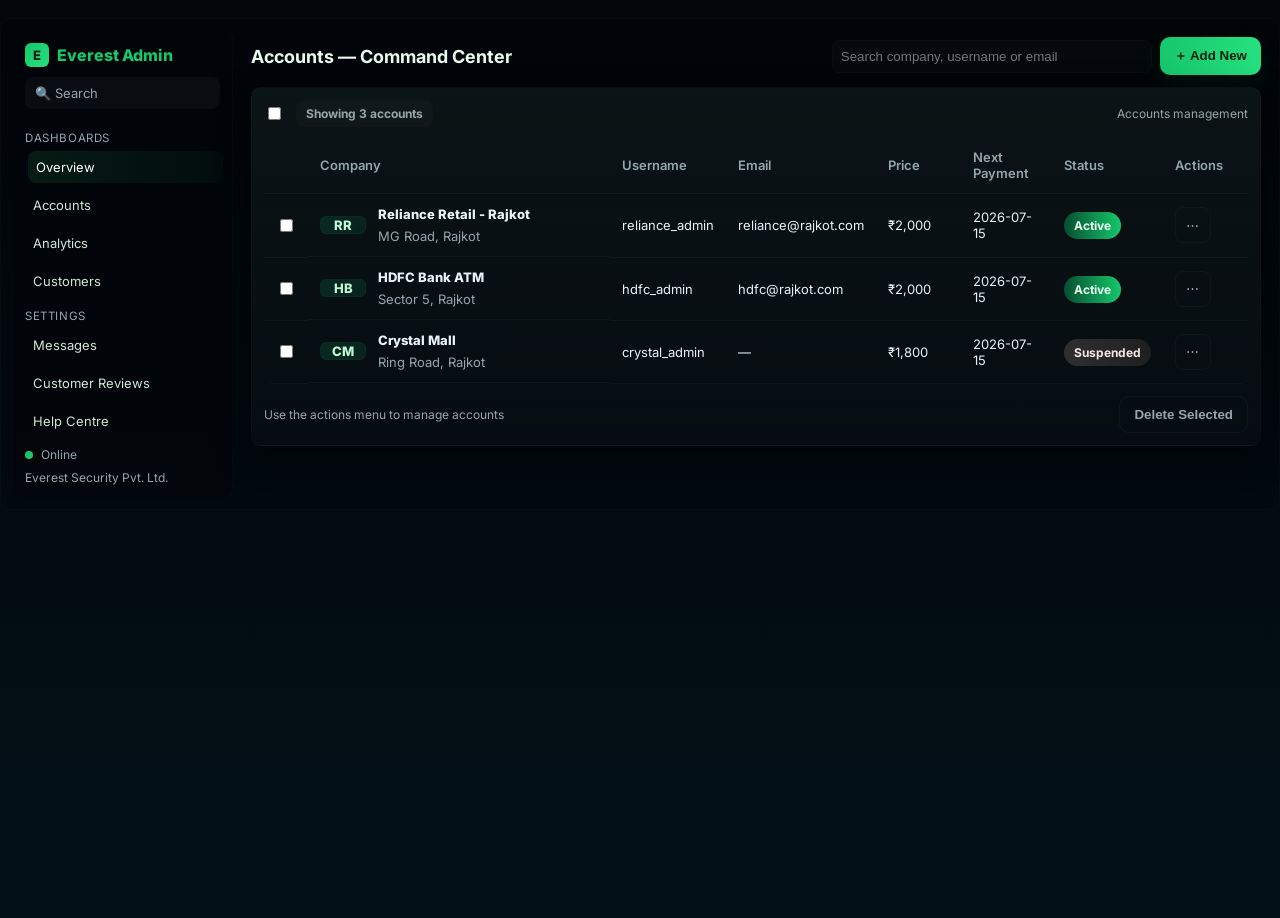
<file: accounts.html>
<!doctype html>
<html lang="en">
<head>
<meta charset="utf-8" />
<meta name="viewport" content="width=device-width,initial-scale=1" />
<title>Everest Admin — Accounts</title>
<link href="https://fonts.googleapis.com/css2?family=Inter:wght@300;400;600;700&display=swap" rel="stylesheet">
<style>
:root{
  /* primary theme (dark / cyber) */
  --bg:#02060a;
  --muted:#96a6ac;
  --accent:#16c76b;
  --accent-2:#26e07f;
  --card:#0b1416;
  --font: "Inter", system-ui, -apple-system, "Segoe UI", Roboto, "Helvetica Neue", Arial;
}

/* base */
*{box-sizing:border-box}
html,body{height:100%;margin:0;background:linear-gradient(180deg,var(--bg),#031018);font-family:var(--font);-webkit-font-smoothing:antialiased;color:#e6f7ef}
.container{max-width:1280px;margin:18px auto;padding:12px;border-radius:12px;background:linear-gradient(180deg, rgba(0,0,0,0.18), rgba(0,0,0,0.12));border:1px solid rgba(255,255,255,0.02)}

/* layout */
.app{display:flex;gap:12px}

/* sidebar */
.sidebar{
  width:220px;
  background:linear-gradient(180deg, rgba(1,4,9,0.9), rgba(2,6,10,0.9));
  padding:12px;
  border-radius:8px;
  display:flex;
  flex-direction:column;
  gap:10px;
  border-right:1px solid rgba(255,255,255,0.02);
}
.brand{ color:var(--accent); font-weight:800; font-size:16px; display:flex; gap:8px; align-items:center;}
.brand .logo-dot{ width:24px;height:24px;border-radius:6px;background:linear-gradient(135deg,var(--accent),var(--accent-2)); display:inline-flex; align-items:center; justify-content:center; color:#042114; font-weight:800; font-size:13px; }

.searchbox{ background:rgba(255,255,255,0.03); border-radius:8px; padding:8px 10px; color:var(--muted); font-size:13px; }

/* menu */
.menu { margin-top:6px; display:flex; flex-direction:column; gap:6px; }
.menu .section{ color:var(--muted); font-size:11.5px; margin-top:6px; letter-spacing:0.6px;}
.menu a{ display:flex; align-items:center; gap:8px; color:#cfe8d6; text-decoration:none; padding:8px; border-radius:8px; font-size:13px; }
.menu a.active{ background: linear-gradient(90deg, rgba(34,197,94,0.12), rgba(34,197,94,0.04)); color:#fff; transform:translateX(3px); }

/* main */
.main{flex:1;display:flex;flex-direction:column;gap:12px;padding:6px}
.header{display:flex;justify-content:space-between;align-items:center;gap:12px}
.header h1{margin:0;font-size:18px;color:#eafcf0}
.controls{display:flex;gap:8px;align-items:center}

/* controls */
.btn{padding:10px 14px;border-radius:10px;border:none;font-weight:700;cursor:pointer;display:inline-flex;align-items:center;gap:8px}
.btn-add{background:linear-gradient(90deg,var(--accent),var(--accent-2));color:#042114;box-shadow:0 10px 30px rgba(22,199,107,0.08)}
.btn-ghost{background:transparent;border:1px solid rgba(255,255,255,0.04);color:var(--muted)}

/* card & table */
.card{background:linear-gradient(180deg,var(--card), rgba(255,255,255,0.02));padding:12px;border-radius:10px;border:1px solid rgba(255,255,255,0.02);box-shadow:0 10px 30px rgba(0,0,0,0.6)}
.topbar{display:flex;justify-content:space-between;align-items:center;margin-bottom:10px}
.search{background:rgba(255,255,255,0.02);padding:8px;border-radius:8px;border:1px solid rgba(255,255,255,0.02);width:320px;color:var(--muted)}
.table-wrap{overflow:auto;max-height:560px;border-radius:8px}
.table{width:100%;border-collapse:collapse;font-size:13px;color:#e7f3f7}
.table thead th{position:sticky;top:0;background:transparent;padding:12px;text-align:left;color:var(--muted);font-weight:600;border-bottom:1px solid rgba(255,255,255,0.03)}
.table tbody td{padding:12px;border-bottom:1px solid rgba(255,255,255,0.03)}
.row-actions{display:flex;gap:8px;align-items:center}

/* logo thumbnail */
.logo-thumb{width:46px;height:46;border-radius:6px;display:inline-flex;align-items:center;justify-content:center;background:linear-gradient(135deg,#072a20,#08221d);border:1px solid rgba(255,255,255,0.02);font-weight:800;color:#bff6d4}
.pill{padding:6px 10px;border-radius:999px;font-weight:700;font-size:12px}
.pill-active{background:linear-gradient(90deg,#064e31,var(--accent));color:#eaffef}
.pill-suspended{background:linear-gradient(90deg,#2f2f2f,#1f1f1f);color:#f3e6e6}

/* dropdown */
.dd{position:relative}
.dotbtn{width:36px;height:36px;border-radius:8px;background:transparent;border:1px solid rgba(255,255,255,0.03);display:flex;align-items:center;justify-content:center;cursor:pointer;color:var(--muted)}
.dropdown{position:absolute;right:0;top:46px;background:#0f1b1d;border-radius:8px;padding:8px;border:1px solid rgba(255,255,255,0.03);min-width:200px;z-index:80;box-shadow:0 20px 60px rgba(0,0,0,0.6)}
.dropdown button{display:block;width:100%;padding:8px;border-radius:8px;background:transparent;border:none;color:var(--muted);text-align:left;cursor:pointer}
.dropdown button:hover{color:#eaffef;background:rgba(255,255,255,0.02)}

/* ================================
   FROSTED GLASS + INFINITE GREEN GLOW
   (FULL replacement modal styles)
   ================================ */

.modal-backdrop{
  position:fixed;
  left:0;
  top:0;
  width:100%;
  height:100%;
  background:rgba(0,0,0,0.55);
  display:none;
  align-items:center;
  justify-content:center;
  z-index:400;
  backdrop-filter: blur(6px);
}
.modal-backdrop.open{ display:flex; }

/* modal card itself (positioned relative so ::before / ::after work) */
.modal-card{
  position:relative;
  width:94%;
  max-width:780px;
  padding:28px;
  border-radius:18px;
  overflow:hidden;
  z-index:1;
  background:rgba(12,16,18,0.55);             /* frosted dark base */
  backdrop-filter: blur(14px);
  -webkit-backdrop-filter: blur(14px);
  border:1px solid rgba(255,255,255,0.05);
  box-shadow: 0 30px 80px rgba(0,0,0,0.7), 0 0 40px rgba(22,199,107,0.10);
}

/* animated neon-like border (outer glow) */
.modal-card::before{
  content:"";
  position:absolute;
  inset:-4px;               /* expand outside the card so glow shows */
  border-radius:22px;
  background:linear-gradient(
    45deg,
    #16c76b,
    #3cf2a1,
    #16c76b,
    #0fd17c,
    #16c76b
  );
  background-size:400% 400%;
  animation: greenGlow 6s linear infinite;
  z-index:-2;
  filter: blur(10px);
}

/* inner overlay to deepen frosted effect */
.modal-card::after{
  content:"";
  position:absolute;
  inset:4px;
  border-radius:16px;
  background:rgba(12,16,18,0.75);
  backdrop-filter: blur(18px);
  z-index:-1;
}

@keyframes greenGlow{
  0%{ background-position: 0% 50%; }
  100%{ background-position: 400% 50%; }
}

/* modal content */
.modal-card h2{
  margin:0;
  color:var(--accent);
  font-weight:800;
  text-align:center;
  font-size:20px;
}

.form-grid{display:grid;grid-template-columns:1fr 1fr;gap:12px;margin-top:18px}
.form-row{display:flex;flex-direction:column;gap:8px}
.input{padding:12px;border-radius:10px;border:1px solid rgba(255,255,255,0.06);background:rgba(255,255,255,0.03);color:#eafaf0;font-size:14px}
.input::placeholder{color:#8fa4a0}
.select{padding:12px;border-radius:10px;border:1px solid rgba(255,255,255,0.06);background:rgba(255,255,255,0.03);color:#eafaf0}
.price-row{display:flex;gap:8px;align-items:center}
.price-input{flex:1;padding:12px;border-radius:10px;border:1px solid rgba(255,255,255,0.06);background:rgba(255,255,255,0.03);color:#eafaf0}

/* buttons */
.modal-actions{display:flex;gap:12px;justify-content:center;margin-top:18px}
.btn-submit{background:linear-gradient(90deg,#16c76b,#32f29c);color:#042114;padding:14px 22px;border-radius:12px;font-weight:800;border:none;cursor:pointer;box-shadow:0 10px 40px rgba(22,199,107,0.25)}
.btn-submit:hover{transform:translateY(-1px);box-shadow:0 14px 50px rgba(22,199,107,0.35)}
.btn-cancel{background:transparent;border:1px solid rgba(255,255,255,0.1);padding:12px 18px;border-radius:12px;cursor:pointer;color:#fff}

/* read-only view rows */
.read-row{padding:12px;border-radius:10px;background:rgba(255,255,255,0.04);margin-top:10px;color:#e7f3f7}

/* small muted */
.small-muted{ color:var(--muted); font-size:12px; }

/* responsive */
@media (max-width:980px){
  .app{flex-direction:column}
  .form-grid{grid-template-columns:1fr}
}
</style>
</head>
<body>
  <div class="container">
    <div class="app">
      <!-- SIDEBAR -->
      <aside class="sidebar" aria-label="Main sidebar">
        <div class="brand"><div class="logo-dot">E</div> Everest Admin</div>
        <div class="searchbox">🔍 Search</div>

        <nav class="menu">
          <div class="section">DASHBOARDS</div>
          <a class="active" href="admin.html">Overview</a>
          <a href="accounts.html">Accounts</a>
          <a href="#">Analytics</a>
          <a href="#">Customers</a>
          <div class="section">SETTINGS</div>
          <a href="#">Messages</a>
          <a href="#">Customer Reviews</a>
          <a href="#">Help Centre</a>
        </nav>

        <div style="margin-top:auto; color:var(--muted); font-size:12px;">
          <div style="display:flex; gap:8px; align-items:center;">
            <div style="width:8px;height:8px;border-radius:50%;background:var(--accent)"></div>
            <div>Online</div>
          </div>
          <div style="margin-top:8px; font-size:12px">Everest Security Pvt. Ltd.</div>
        </div>
      </aside>

      <!-- MAIN -->
      <main class="main" role="main">
        <div class="header">
          <h1>Accounts — Command Center</h1>

          <div class="controls">
            <input id="search" class="search" placeholder="Search company, username or email">
            <button id="addNewBtn" class="btn btn-add">＋ Add New</button>
          </div>
        </div>

        <div class="card">
          <div class="topbar">
            <div style="display:flex;gap:12px;align-items:center">
              <label><input id="selectAll" type="checkbox"></label>
              <div class="pill" style="background:rgba(255,255,255,0.02);color:var(--muted);font-weight:700;padding:6px 10px;border-radius:8px">Showing <span id="countDisplay">0</span> accounts</div>
            </div>
            <div class="small-muted">Accounts management</div>
          </div>

          <div class="table-wrap" aria-live="polite">
            <table class="table" role="table">
              <thead>
                <tr>
                  <th></th>
                  <th>Company</th>
                  <th>Username</th>
                  <th>Email</th>
                  <th style="width:120px">Price</th>
                  <th style="width:110px">Next Payment</th>
                  <th style="width:110px">Status</th>
                  <th style="width:110px">Actions</th>
                </tr>
              </thead>
              <tbody id="accountsBody"></tbody>
            </table>
          </div>

          <div style="display:flex;justify-content:space-between;align-items:center;margin-top:12px">
            <div class="small-muted">Use the actions menu to manage accounts</div>
            <div>
              <button id="bulkDeleteBtn" class="btn btn-ghost">Delete Selected</button>
            </div>
          </div>
        </div>

      </main>

    </div>
  </div>

  <!-- MODAL: frosted glass + green glow -->
  <div id="modal" class="modal-backdrop" aria-hidden="true">
    <div class="modal-card" role="dialog" aria-modal="true" aria-labelledby="modalTitle">
      <div style="display:flex;justify-content:space-between;align-items:center">
        <h2 id="modalTitle">Add New Client</h2>
        <div><button id="modalClose" class="btn btn-ghost">✕</button></div>
      </div>

      <!-- form (Add / Edit) -->
      <form id="clientForm" style="margin-top:12px">
        <div class="form-grid">
          <div>
            <div class="form-row">
              <label class="small-muted">Company name</label>
              <input id="f_company" class="input" placeholder="Full company name" required>
            </div>

            <div class="form-row">
              <label class="small-muted">Username</label>
              <input id="f_username" class="input" placeholder="username_for_company" required>
            </div>

            <div class="form-row">
              <label class="small-muted">Email (optional)</label>
              <input id="f_email" class="input" placeholder="email@company.com">
            </div>

            <div class="form-row">
              <label class="small-muted">Password (optional)</label>
              <input id="f_password" class="input" type="password" placeholder="temporary password (optional)">
            </div>

            <div class="form-row">
              <label class="small-muted">Phone (optional)</label>
              <input id="f_phone" class="input" placeholder="+91 8000 123456">
            </div>

            <div class="form-row">
              <label class="small-muted">Address</label>
              <input id="f_address" class="input" placeholder="Full address">
            </div>
          </div>

          <div>
            <!-- price replaces plan -->
            <div class="form-row">
              <label class="small-muted">Price (monthly) — ₹</label>
              <div class="price-row">
                <input id="f_price" class="price-input" placeholder="e.g. 2000" inputmode="numeric" pattern="[0-9]*">
              </div>
            </div>

            <div class="form-row">
              <label class="small-muted">Auto renew</label>
              <select id="f_autorenew" class="select"><option>ON</option><option>OFF</option></select>
            </div>

            <div class="form-row">
              <label class="small-muted">Status</label>
              <select id="f_status" class="select"><option value="active">Active</option><option value="suspended">Suspended</option></select>
            </div>

            <div class="form-row">
              <label class="small-muted">Upload logo (optional)</label>
              <input id="f_logo" type="file" accept="image/*" class="input">
            </div>

            <div class="form-row" style="margin-top:8px;">
              <label class="small-muted">Notes (optional)</label>
              <input id="f_notes" class="input" placeholder="Short note or identifier">
            </div>
          </div>
        </div>

        <div class="modal-actions">
          <button type="button" id="saveClientBtn" class="btn-submit">Submit</button>
          <button type="button" id="cancelClientBtn" class="btn-cancel">Cancel</button>
        </div>
      </form>

      <!-- view-only -->
      <div id="viewArea" style="display:none;margin-top:14px">
        <div class="read-row"><strong id="v_company">Company</strong></div>
        <div class="read-row" id="v_user">Username</div>
        <div class="read-row" id="v_email">Email</div>
        <div class="read-row">Price: <strong id="v_price">₹0</strong></div>
        <div class="read-row">Auto renew: <span id="v_autorenew"></span></div>
        <div class="read-row">Status: <span id="v_status"></span></div>
        <div class="read-row">Phone: <span id="v_phone"></span></div>
        <div class="read-row" id="v_address">Address</div>
        <div class="read-row" id="v_notes">Notes</div>
      </div>
    </div>
  </div>

<script>
/* Demo accounts (price used instead of plan) */
let accounts = [
  {id:1,company:"Reliance Retail - Rajkot",username:"reliance_admin",email:"reliance@rajkot.com",price:2000,next:"2026-07-15",status:"active",autorenew:"ON",address:"MG Road, Rajkot",phone:"+91 8000123456",logo:null,notes:"Main retail"},
  {id:2,company:"HDFC Bank ATM",username:"hdfc_admin",email:"hdfc@rajkot.com",price:2000,next:"2026-07-15",status:"active",autorenew:"ON",address:"Sector 5, Rajkot",phone:"",logo:null,notes:"ATM site"},
  {id:3,company:"Crystal Mall",username:"crystal_admin",email:"",price:1800,next:"2026-07-15",status:"suspended",autorenew:"OFF",address:"Ring Road, Rajkot",phone:"+91 8987654321",logo:null,notes:"Large mall"},
];
let nextId = 4;

const accountsBody = document.getElementById('accountsBody');
const countDisplay = document.getElementById('countDisplay');

/* Render table (Price shown) */
function renderTable(filter='') {
  accountsBody.innerHTML = '';
  const q = (filter||'').trim().toLowerCase();
  const filtered = accounts.filter(a => !q || a.company.toLowerCase().includes(q) || (a.email||'').toLowerCase().includes(q) || (a.username||'').toLowerCase().includes(q));
  filtered.forEach(a => {
    const tr = document.createElement('tr');
    tr.innerHTML = `
      <td><input type="checkbox" class="rowSelect" data-id="${a.id}"></td>
      <td style="display:flex;align-items:center;gap:12px">
        <div class="logo-thumb">${a.logo?'<img src="'+a.logo+'" style="width:46px;height:46;border-radius:6px">':a.company.split(' ').map(s=>s[0]).slice(0,2).join('').toUpperCase()}</div>
        <div style="min-width:220px"><div style="font-weight:800">${a.company}</div><div style="color:var(--muted);margin-top:6px">${a.address || ''}</div></div>
      </td>
      <td>${a.username}</td>
      <td>${a.email || '—'}</td>
      <td>₹${(a.price||0).toLocaleString()}</td>
      <td>${a.next || '—'}</td>
      <td>${a.status === 'active' ? '<span class="pill pill-active">Active</span>' : '<span class="pill pill-suspended">Suspended</span>'}</td>
      <td>
        <div class="row-actions">
          <div class="dd">
            <button class="dotbtn" onclick="toggleDropdown(event, ${a.id})">⋯</button>
            <div id="menu-${a.id}" class="dropdown" style="display:none">
              <button onclick="viewClient(${a.id})">View</button>
              <button onclick="editClient(${a.id})">Edit</button>
              <button onclick="resetPassword(${a.id})">Reset Password</button>
              <button onclick="changePrice(${a.id})">Change Price</button>
              <button onclick="toggleSuspend(${a.id})">${a.status==='active' ? 'Suspend' : 'Reactivate'}</button>
              <button onclick="sendReminder(${a.id})">Send Reminder</button>
              <button style="color:#ff8b8b" onclick="deleteClient(${a.id})">Delete account</button>
            </div>
          </div>
        </div>
      </td>
    `;
    accountsBody.appendChild(tr);
  });

  countDisplay.innerText = filtered.length;
}

/* Search */
document.getElementById('search').addEventListener('input', (e)=> renderTable(e.target.value));

/* Select all */
document.getElementById('selectAll').addEventListener('change', (e)=> {
  const checked = e.target.checked;
  document.querySelectorAll('.rowSelect').forEach(cb => cb.checked = checked);
});

/* Modal controls */
const modal = document.getElementById('modal');
const clientForm = document.getElementById('clientForm');
const viewArea = document.getElementById('viewArea');
const modalTitle = document.getElementById('modalTitle');

document.getElementById('addNewBtn').addEventListener('click', ()=> openAddForm());
document.getElementById('modalClose').addEventListener('click', closeModal);
document.getElementById('cancelClientBtn').addEventListener('click', closeModal);

function openAddForm(editId){
  viewArea.style.display = 'none';
  clientForm.style.display = 'block';
  modal.classList.add('open'); modal.setAttribute('aria-hidden','false');
  modalTitle.innerText = editId ? 'Edit Client' : 'Add New Client';

  // reset fields for add
  document.getElementById('f_company').value = '';
  document.getElementById('f_username').value = '';
  document.getElementById('f_email').value = '';
  document.getElementById('f_password').value = '';
  document.getElementById('f_phone').value = '';
  document.getElementById('f_address').value = '';
  document.getElementById('f_price').value = '';
  document.getElementById('f_autorenew').value = 'ON';
  document.getElementById('f_status').value = 'active';
  document.getElementById('f_logo').value = '';
  document.getElementById('f_notes').value = '';

  const saveBtn = document.getElementById('saveClientBtn');
  saveBtn.onclick = function(){
    const comp = document.getElementById('f_company').value.trim();
    if(!comp){ alert('Company name required'); return; }
    const username = document.getElementById('f_username').value.trim() || comp.split(' ').join('_').toLowerCase();
    const email = document.getElementById('f_email').value.trim();
    const phone = document.getElementById('f_phone').value.trim();
    const address = document.getElementById('f_address').value.trim();
    const price = Number(document.getElementById('f_price').value) || 0;
    const autor = document.getElementById('f_autorenew').value;
    const status = document.getElementById('f_status').value;
    const notes = document.getElementById('f_notes').value.trim();
    const fileInput = document.getElementById('f_logo');

    if(fileInput.files && fileInput.files[0]){
      const fr = new FileReader();
      fr.onload = function(ev){
        createAccount({company:comp,username,email,phone,address,price,autor,status,logo:ev.target.result,notes});
      };
      fr.readAsDataURL(fileInput.files[0]);
    } else {
      createAccount({company:comp,username,email,phone,address,price,autor,status,logo:null,notes});
    }
  };
}

function createAccount(payload){
  const newAcc = {
    id: nextId++,
    company: payload.company,
    username: payload.username,
    email: payload.email,
    price: payload.price || 0,
    next: accounts.length ? accounts[0].next : '',
    status: payload.status || 'active',
    autorenew: payload.autor || 'ON',
    address: payload.address || '',
    phone: payload.phone || '',
    logo: payload.logo || null,
    notes: payload.notes || ''
  };
  accounts.unshift(newAcc);
  alert('Client created (demo)');
  closeModal();
  renderTable(document.getElementById('search').value);
}

function closeModal(){
  modal.classList.remove('open'); modal.setAttribute('aria-hidden','true');
}

/* View client (read-only) */
function viewClient(id){
  const a = accounts.find(x=>x.id===id);
  if(!a) return;
  modalTitle.innerText = 'View Client';
  clientForm.style.display = 'none';
  viewArea.style.display = 'block';
  document.getElementById('v_company').innerText = a.company;
  document.getElementById('v_user').innerText = 'Username: ' + a.username;
  document.getElementById('v_email').innerText = 'Email: ' + (a.email || '—');
  document.getElementById('v_price').innerText = '₹' + (a.price || 0).toLocaleString();
  document.getElementById('v_autorenew').innerText = a.autorenew || '—';
  document.getElementById('v_status').innerText = a.status || '—';
  document.getElementById('v_phone').innerText = a.phone || '—';
  document.getElementById('v_address').innerText = a.address || '—';
  document.getElementById('v_notes').innerText = a.notes || '—';
  modal.classList.add('open'); modal.setAttribute('aria-hidden','false');
}

/* Edit client (prefill the form) */
function editClient(id){
  const acc = accounts.find(a=>a.id===id);
  if(!acc) return;
  clientForm.style.display = 'block'; viewArea.style.display = 'none';
  modalTitle.innerText = 'Edit Client';
  modal.classList.add('open'); modal.setAttribute('aria-hidden','false');

  document.getElementById('f_company').value = acc.company;
  document.getElementById('f_username').value = acc.username;
  document.getElementById('f_email').value = acc.email || '';
  document.getElementById('f_password').value = '';
  document.getElementById('f_phone').value = acc.phone || '';
  document.getElementById('f_address').value = acc.address || '';
  document.getElementById('f_price').value = acc.price || '';
  document.getElementById('f_autorenew').value = acc.autorenew || 'ON';
  document.getElementById('f_status').value = acc.status || 'active';
  document.getElementById('f_notes').value = acc.notes || '';

  const saveBtn = document.getElementById('saveClientBtn');
  saveBtn.onclick = function(){
    acc.company = document.getElementById('f_company').value.trim();
    acc.username = document.getElementById('f_username').value.trim();
    acc.email = document.getElementById('f_email').value.trim();
    acc.phone = document.getElementById('f_phone').value.trim();
    acc.address = document.getElementById('f_address').value.trim();
    acc.price = Number(document.getElementById('f_price').value) || acc.price;
    acc.autorenew = document.getElementById('f_autorenew').value;
    acc.status = document.getElementById('f_status').value;
    acc.notes = document.getElementById('f_notes').value.trim() || acc.notes;
    const fileInput = document.getElementById('f_logo');
    if(fileInput.files && fileInput.files[0]){
      const fr = new FileReader();
      fr.onload = function(ev){
        acc.logo = ev.target.result;
        alert('Client updated (demo)');
        closeModal();
        renderTable(document.getElementById('search').value);
      };
      fr.readAsDataURL(fileInput.files[0]);
    } else {
      alert('Client updated (demo)');
      closeModal();
      renderTable(document.getElementById('search').value);
    }
  };
}

/* Reset password (demo) */
function resetPassword(id){
  const acc = accounts.find(a=>a.id===id);
  if(!acc) return;
  const np = prompt(`Reset password for ${acc.company} (${acc.username})\nEnter new temporary password:`);
  if(np){ alert(`Password for ${acc.username} reset to "${np}" (demo).`); }
}

/* Change price quick */
function changePrice(id){
  const acc = accounts.find(a=>a.id===id);
  if(!acc) return;
  const val = prompt(`Change monthly price for ${acc.company}`, acc.price);
  if(val!==null){ acc.price = Number(val) || acc.price; alert(`Price updated to ₹${acc.price} (demo)`); renderTable(document.getElementById('search').value); }
}

/* suspend/reactivate */
function toggleSuspend(id){
  const acc = accounts.find(a=>a.id===id);
  if(!acc) return;
  acc.status = acc.status === 'active' ? 'suspended' : 'active';
  alert(`${acc.company} is now ${acc.status} (demo)`);
  renderTable(document.getElementById('search').value);
}

/* send reminder */
function sendReminder(id){
  const acc = accounts.find(a=>a.id===id);
  if(!acc) return;
  alert(`Reminder sent to ${acc.company} (${acc.email || acc.username}) — demo`);
}

/* delete */
function deleteClient(id){
  const acc = accounts.find(a=>a.id===id);
  if(!acc) return;
  if(!confirm(`Delete account "${acc.company}"? This cannot be undone in demo.`)) return;
  accounts = accounts.filter(a=>a.id!==id);
  alert('Deleted (demo)');
  renderTable(document.getElementById('search').value);
}

/* dropdown toggles */
function toggleDropdown(e,id){
  e.stopPropagation();
  document.querySelectorAll('.dropdown').forEach(d=>d.style.display='none');
  const menu = document.getElementById(`menu-${id}`);
  if(menu) menu.style.display = menu.style.display === 'block' ? 'none' : 'block';
}
window.addEventListener('click', ()=> document.querySelectorAll('.dropdown').forEach(d=>d.style.display='none'));

/* bulk delete */
document.getElementById('bulkDeleteBtn').addEventListener('click', ()=> {
  const ids = Array.from(document.querySelectorAll('.rowSelect')).filter(cb=>cb.checked).map(cb=>Number(cb.dataset.id));
  if(!ids.length) return alert('Select accounts first');
  if(!confirm(`Delete ${ids.length} selected accounts?`)) return;
  accounts = accounts.filter(a=> !ids.includes(a.id));
  alert('Selected deleted (demo)');
  renderTable(document.getElementById('search').value);
});

/* init */
renderTable();

/* accessibility: close modal with escape */
document.addEventListener('keydown', (e)=> { if(e.key==='Escape') closeModal(); });
</script>
</body>
</html>
</file>
